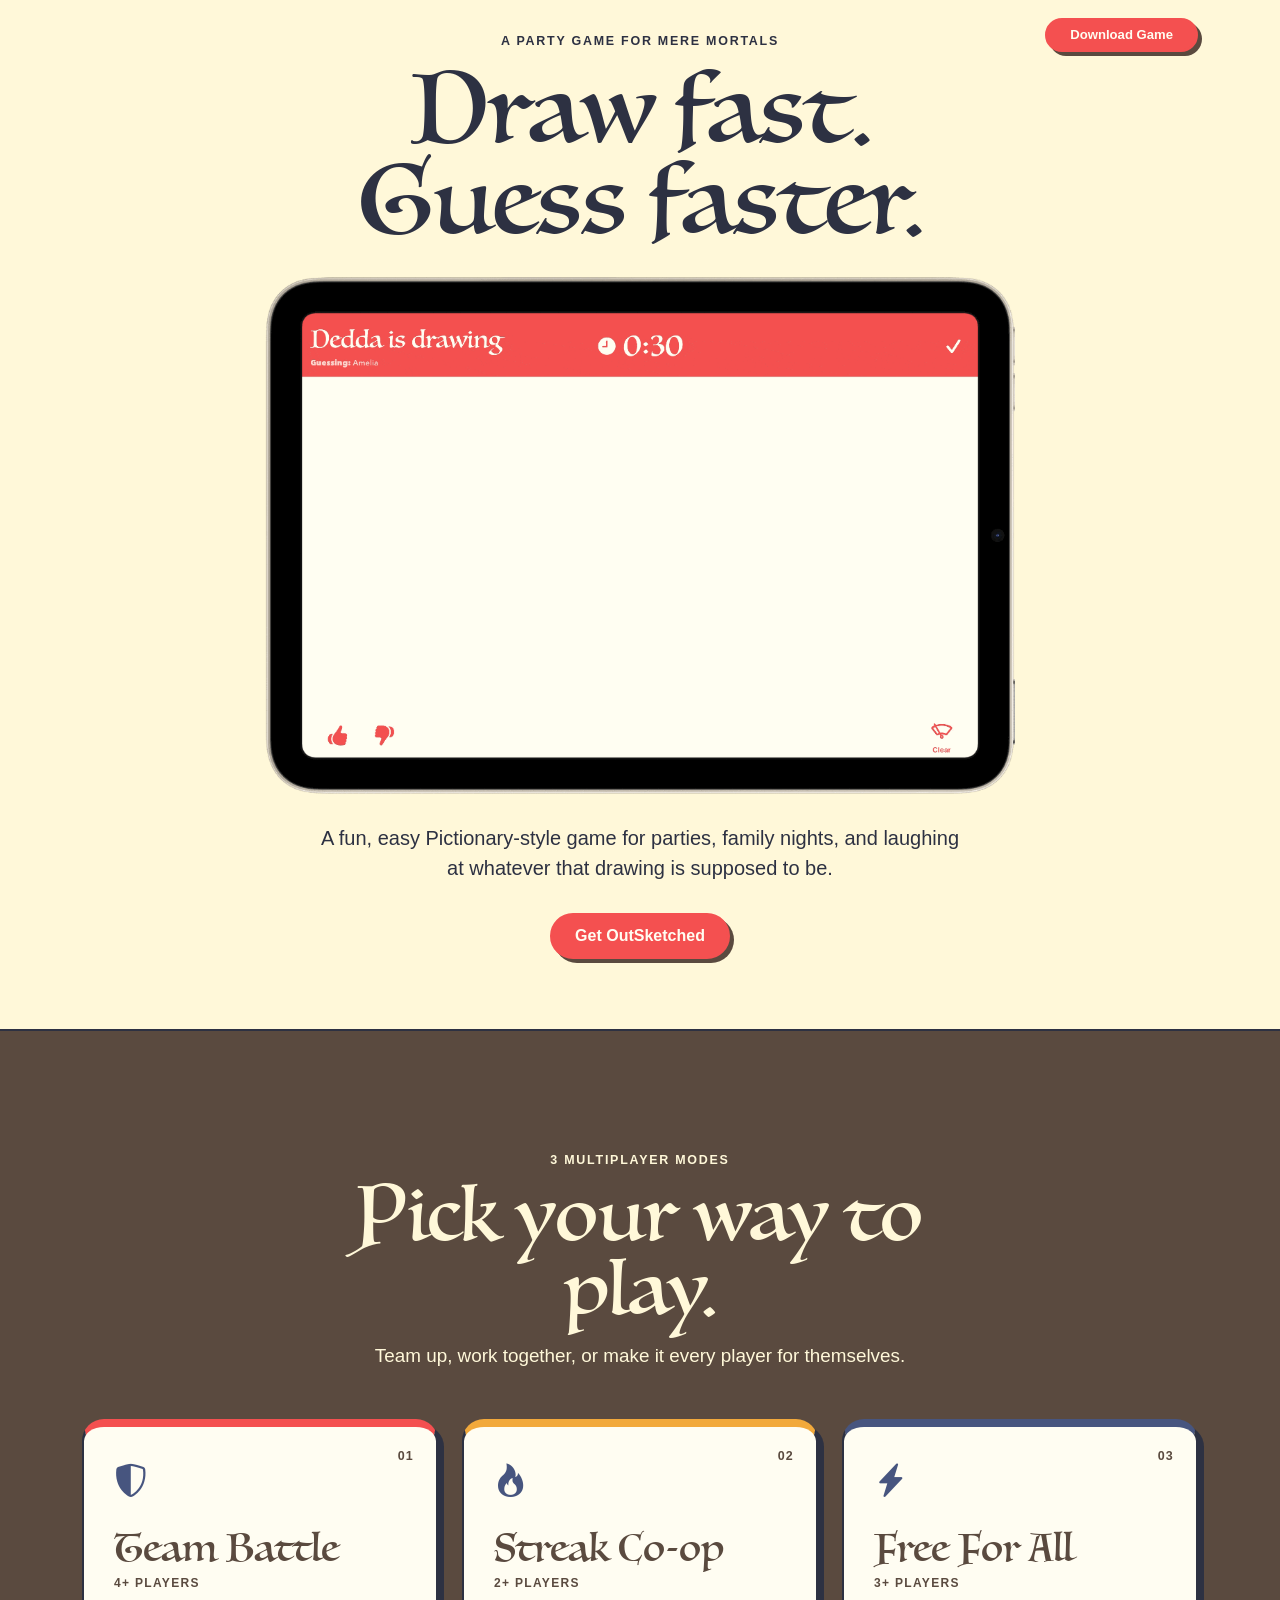
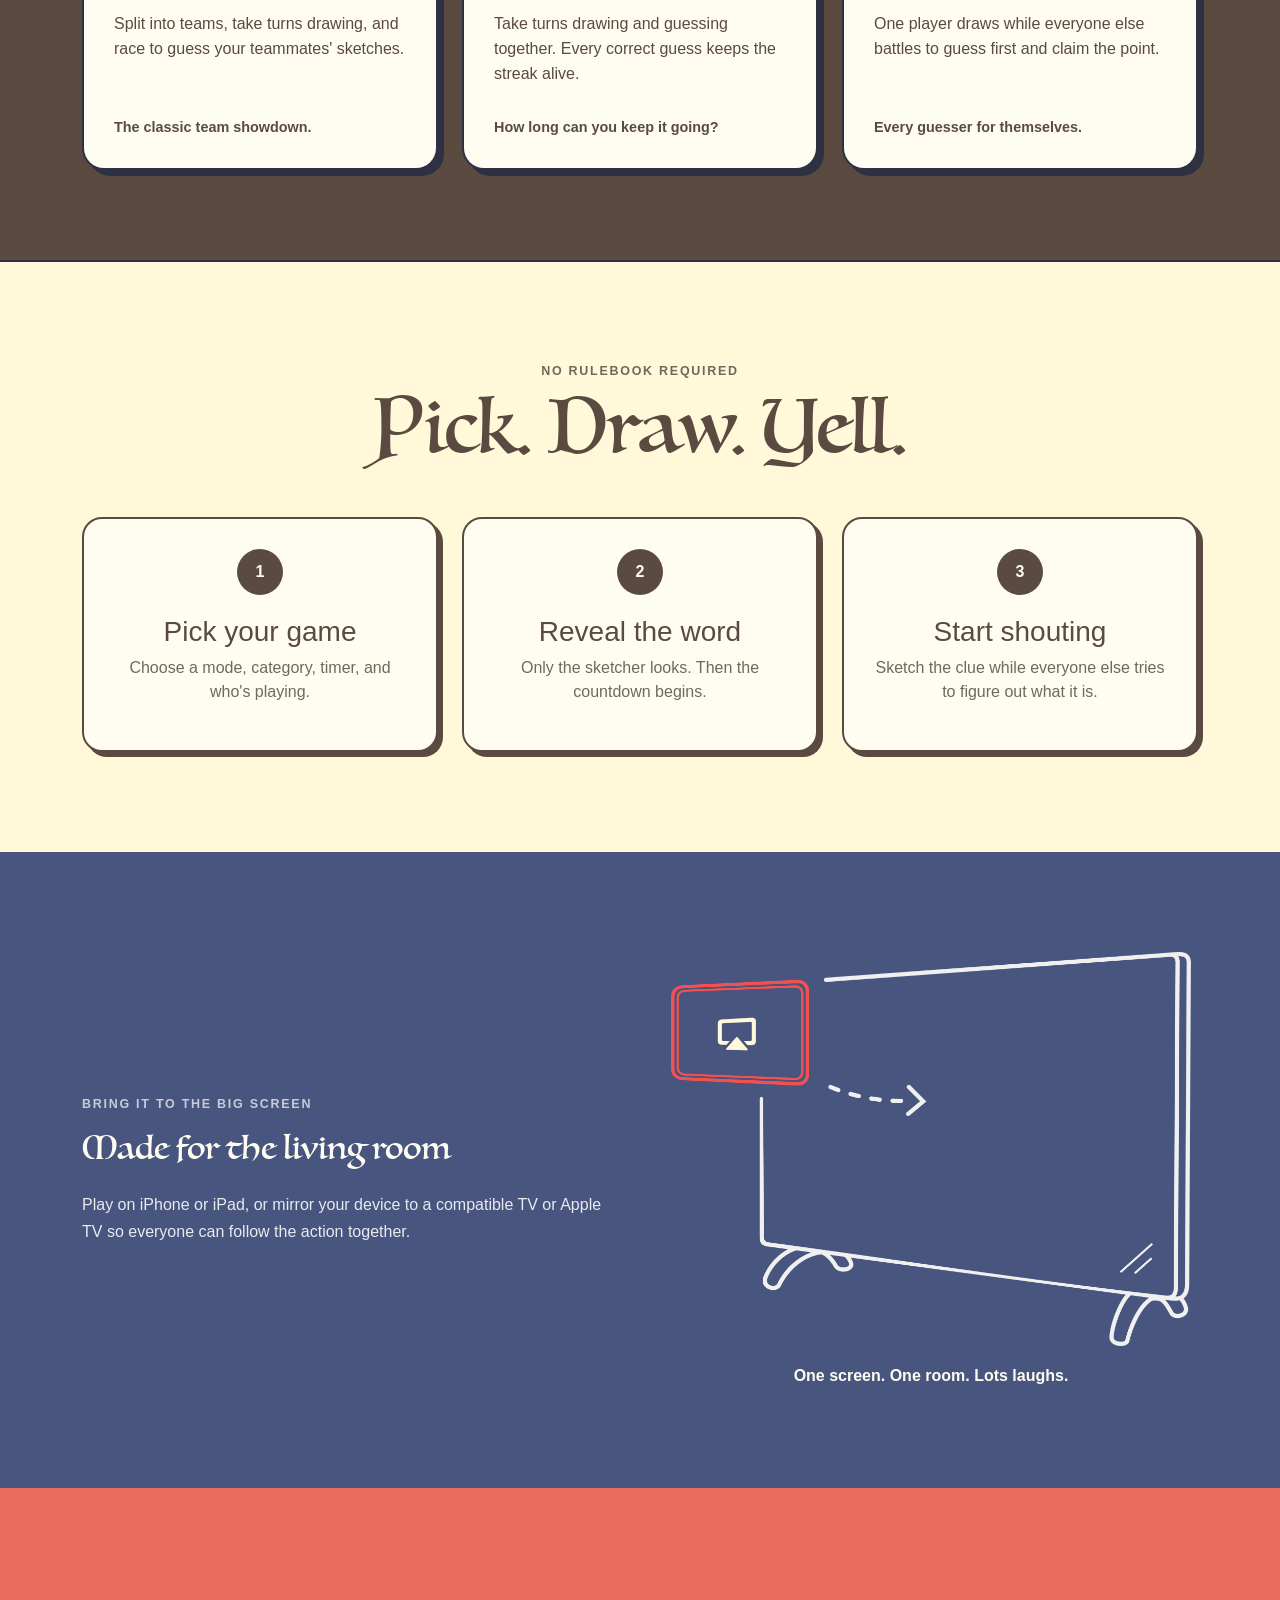
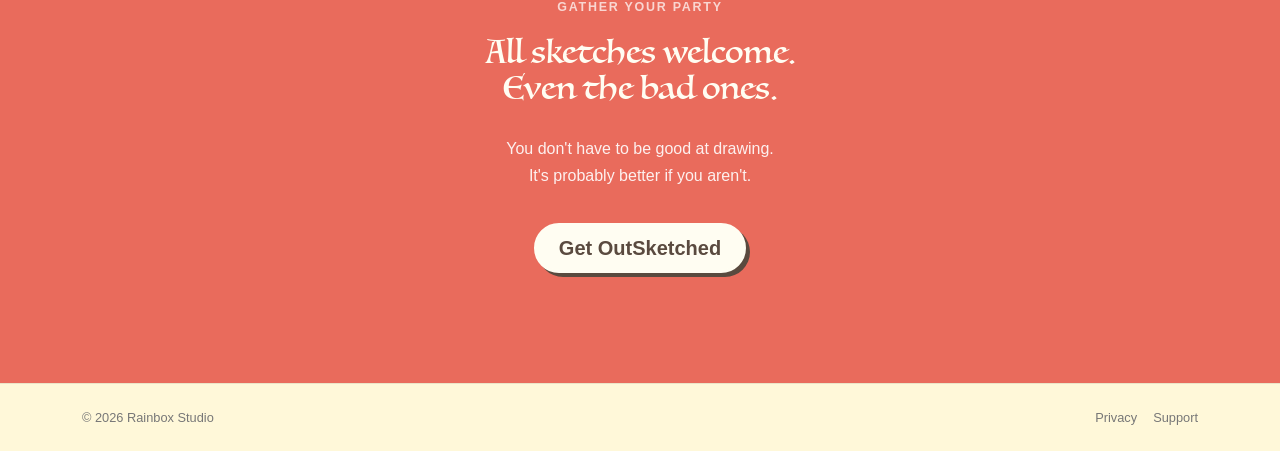
<file: index.html>
<!DOCTYPE html>
<html lang="en">
<head>
  <meta charset="UTF-8">
  <meta name="viewport" content="width=device-width, initial-scale=1.0">
  <meta name="theme-color" content="#F9D949">

  <title>OutSketched</title>

  <link href="https://cdn.jsdelivr.net/npm/bootstrap@5.3.3/dist/css/bootstrap.min.css" rel="stylesheet">

  <link rel="stylesheet" href="main.css">

  <link rel="preconnect" href="https://fonts.googleapis.com"> 
  <link rel="preconnect" href="https://fonts.gstatic.com" crossorigin>
  <link href="https://fonts.googleapis.com/css2?family=Inter:wght@400;500;600&family=Sedgwick+Ave+Display&display=swap" rel="stylesheet">

  <meta charset="UTF-8">
  <meta name="viewport" content="width=device-width, initial-scale=1.0">

  <title>Out-Sketched: A Pictionary Battle Game</title>

  <!-- Primary SEO -->
  <meta name="description" content="OutSketched is a fast-paced drawing battle game for friends and family. Race to sketch clues, shout the answer, and beat the other team before time runs out.">
  <meta name="keywords" content="Apple TV, drawing game, party game, sketch game, family game, team game, drawing challenge, guessing game">
  <meta name="author" content="Rainbox Studio">
  <meta name="apple-itunes-app" content="app-id=6760415990, app-argument=https://outsketched.com">

  <!-- Open Graph (Facebook / Discord / Slack) -->
  <meta property="og:title" content="Out-Sketched: A Pictionary Battle Game">
  <meta property="og:description" content="Draw fast. Guess faster. Red vs Blue. No mercy.">
  <meta property="og:type" content="website">
  <meta property="og:url" content="https://outsketched.com">
  <meta property="og:image" content="https://outsketched.com/assets/hero-2-sm.png">

  <!-- Twitter Preview -->
  <meta name="twitter:card" content="summary_large_image">
  <meta name="twitter:title" content="Out-Sketched: A Pictionary Battle Game">
  <meta name="twitter:description" content="A chaotic drawing battle for friends and family.">
  <meta name="twitter:image" content="https://outsketched.com/assets/hero-2-sm.png">

  <!-- Favicon -->
  <link rel="icon" type="image/png" href="/assets/favicon.png">

  <!-- Bootstrap -->
  <link href="https://cdn.jsdelivr.net/npm/bootstrap@5.3.3/dist/css/bootstrap.min.css" rel="stylesheet">

  <!-- Google Fonts -->
  <link rel="preconnect" href="https://fonts.googleapis.com"> 
  <link rel="preconnect" href="https://fonts.gstatic.com" crossorigin>

  

  <link href="https://cdn.jsdelivr.net/npm/bootstrap-icons@1.11.3/font/bootstrap-icons.css" rel="stylesheet">

  <!-- Styles -->
  <link rel="stylesheet" href="main.css">
</head>

<body>

  <header class="site-header">
    <div class="container">
      <a
        href="https://apps.apple.com/app/id6760415990"
        class="btn btn-appstore header-download"
        target="_blank"
        rel="noopener"
      >
        Download Game
      </a>
    </div>
  </header>


  <!-- HERO -->
  <section class="hero text-center">

    <!-- Opening wordmark -->
    <div class="hero-intro" aria-hidden="true">
      <div class="hero-intro-content">

        <div class="hero-intro-title">
          OutSketched
        </div>

        <img
          src="assets/crosspens.webp"
          class="hero-intro-icon"
          alt=""
        >

      </div>
    </div>

    <div class="container hero-content">

      <div class="hero-eyebrow">
        A PARTY GAME FOR MERE MORTALS
      </div>

      <h1 class="hero-title">
        <span class="hero-word">Draw</span>
        <span class="hero-word">fast.</span>
        <span class="hero-word">Guess</span>
        <span class="hero-word">faster.</span>
      </h1>


      <!-- Main gameplay visual -->
      <div class="hero-visual-wrapper">
        <picture>
          <source
            media="(max-width: 768px)"
            srcset="assets/hero-gif-mobile.gif"
          >

          <img
            src="assets/hero-gif.gif"
            class="hero-gameplay"
            alt="A drawing being sketched during a game of OutSketched"
          >
        </picture>
      </div>

      <p class="hero-copy">
        A fun, easy Pictionary-style game for parties,
        family nights, and laughing at whatever that drawing is supposed to be.
      </p>

      <a
        href="https://apps.apple.com/app/id6760415990"
        class="btn btn-appstore mobile-download"
        target="_blank"
        rel="noopener"
      >
        Get OutSketched
      </a>

    </div>
  </section>

  <!-- GAME MODES -->
  <section class="modes-section">
    <div class="container">

      <div class="section-heading text-center">
        <div class="section-kicker">3 MULTIPLAYER MODES</div>

        <h2>Pick your way to play.</h2>

        <p>
          Team up, work together, or make it every player for themselves.
        </p>
      </div>


      <div class="row g-4 mode-grid">

        <!-- TEAM BATTLE -->
        <div class="col-lg-4">
          <div class="mode-card mode-battle">

            <div class="mode-number">01</div>

            <div class="mode-icon">
              <i class="bi bi-shield-shaded"></i>
            </div>

            <h3>Team Battle</h3>

            <div class="mode-players">
              4+ PLAYERS
            </div>

            <p>
              Split into teams, take turns drawing,
              and race to guess your teammates' sketches.
            </p>

            <div class="mode-tag">
              The classic team showdown.
            </div>

          </div>
        </div>


        <!-- STREAK -->
        <div class="col-lg-4">
          <div class="mode-card mode-streak">

            <div class="mode-number">02</div>

            <div class="mode-icon">
              <i class="bi bi-fire"></i>
            </div>

            <h3>Streak Co-op</h3>

            <div class="mode-players">
              2+ PLAYERS
            </div>

            <p>
              Take turns drawing and guessing together.
              Every correct guess keeps the streak alive.
            </p>

            <div class="mode-tag">
              How long can you keep it going?
            </div>

          </div>
        </div>


        <!-- FREE FOR ALL -->
        <div class="col-lg-4">
          <div class="mode-card mode-ffa">

            <div class="mode-number">03</div>

            <div class="mode-icon">
              <i class="bi bi-lightning-charge-fill"></i>
            </div>

            <h3>Free For All</h3>

            <div class="mode-players">
              3+ PLAYERS
            </div>

            <p>
              One player draws while everyone else
              battles to guess first and claim the point.
            </p>

            <div class="mode-tag">
              Every guesser for themselves.
            </div>

          </div>
        </div>

      </div>

    </div>
  </section>

  <!-- SIMPLE GAME FLOW -->
  <section class="how-section">
    <div class="container">

      <div class="how-panel">

        <div class="section-heading text-center">
          <div class="section-kicker">
            NO RULEBOOK REQUIRED
          </div>

          <h2>Pick. Draw. Yell.</h2>
        </div>


        <div class="row text-center g-4 how-grid">

          <div class="col-md-4">
            <div class="how-step">
              <div class="how-number">1</div>
              <h3>Pick your game</h3>
              <p>
                Choose a mode, category, timer,
                and who's playing.
              </p>
            </div>
          </div>

          <div class="col-md-4">
            <div class="how-step">
              <div class="how-number">2</div>
              <h3>Reveal the word</h3>
              <p>
                Only the sketcher looks.
                Then the countdown begins.
              </p>
            </div>
          </div>

          <div class="col-md-4">
            <div class="how-step">
              <div class="how-number">3</div>
              <h3>Start shouting</h3>
              <p>
                Sketch the clue while everyone else
                tries to figure out what it is.
              </p>
            </div>
          </div>

        </div>

      </div>

    </div>
  </section>

  <!-- BIG SCREEN -->
  <section class="tv-section">
    <div class="container">
      <div class="row align-items-center g-5">

        <div class="col-lg-6">
          <div class="section-kicker">
            BRING IT TO THE BIG SCREEN
          </div>

          <h2>
            Made for the living room
          </h2>

          <p class="tv-copy">
            Play on iPhone or iPad, or mirror your device
            to a compatible TV or Apple TV so everyone
            can follow the action together.
          </p>
        </div>

        <div class="col-lg-6 text-center">
        <div class="tv-image-wrap">
          <img
            src="assets/mirror.webp"
            class="tv-image"
            alt="OutSketched mirrored to a TV"
          >
        </div>

        <p class="tv-signoff">
          One screen. One room. Lots laughs.
        </p>
      </div>

      </div>
    </div>
  </section>


  <!-- FINAL CTA -->
  <section class="final-cta text-center">
    <div class="container">

      <div class="final-cta-panel">

        <div class="section-kicker">
          GATHER YOUR PARTY
        </div>

        <h2>
          All sketches welcome.<br>
          Even the bad ones.
        </h2>

        <p>
          You don't have to be good at drawing.<br>
          It's probably better if you aren't.
        </p>

        <a
          href="https://apps.apple.com/app/id6760415990"
          class="btn btn-appstore btn-lg"
          target="_blank"
          rel="noopener"
        >
          Get OutSketched
        </a>

      </div>

    </div>
  </section>

</body>

  <!-- FOOTER -->
  <footer class="footer py-4">
    <div class="container d-flex flex-column flex-md-row justify-content-between align-items-center text-center text-md-start">

      <!-- Left -->
      <div class="mb-2 mb-md-0">
        &copy; 2026 Rainbox Studio
      </div>

      <!-- Right -->
      <div class="d-flex gap-3">
        <a href="/privacy" class="footer-link">Privacy</a>
        <a href="mailto:support@outsketched.com" class="footer-link">Support</a>
      </div>

    </div>
  </footer>

</body>
</html>
</file>
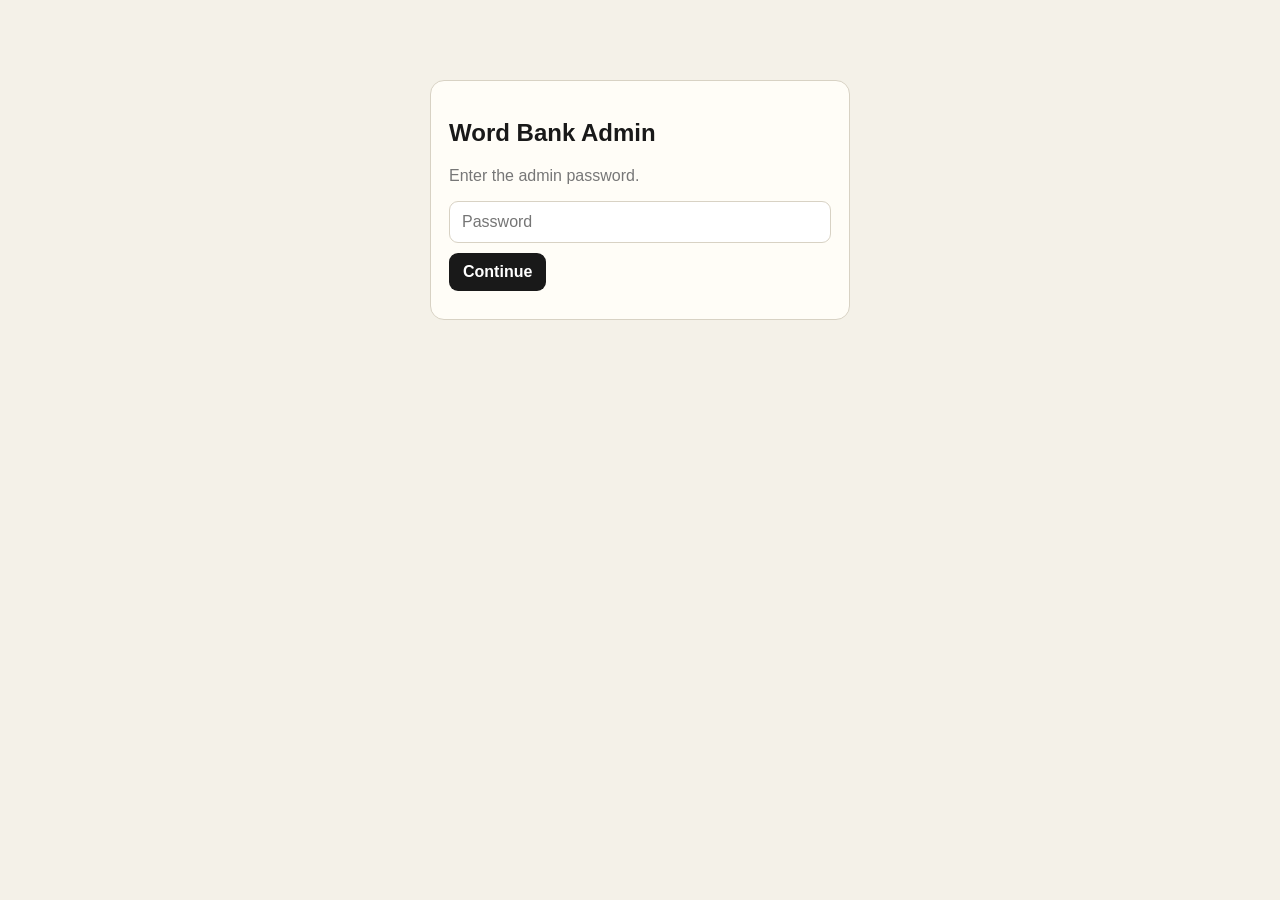
<file: mod.html>
<!doctype html>
<html lang="en">
<head>
  <meta charset="utf-8">
  <meta name="viewport" content="width=device-width, initial-scale=1">
  <link rel="stylesheet" href="mod.css">
  <link rel="icon" type="image/png" href="/assets/favicon.png">
  <title>OutSketched — Word Bank</title>
</head>

<body>
  <!-- Lightweight local password gate -->
  <div id="loginCard" class="card">
    <h2>Word Bank Admin</h2>
    <p class="subtitle">Enter the admin password.</p>
    <input
      id="passwordInput"
      type="password"
      autocomplete="current-password"
      placeholder="Password"
    >
    <button id="passwordButton" class="primary" style="margin-top:10px;">
      Continue
    </button>
    <div id="passwordError" style="color:#b42318; margin-top:10px;"></div>
  </div>


  <main id="app" class="container hidden">
    <div class="admin-heading">
      <img src="assets/brand-icon.png" alt="">
      <h2>OutSketched: Word Bank</h2>
    </div>
    <p class="subtitle mt-2">
      You have been chosen as Keeper of the Words. Add new words and fix old ones.
    </p>

    <section id="editor" class="hidden">
      <div class="card">
        <div class="field">
          <label for="newWords">Add or Find Word(s)</label>

          <div class="search-wrap">
            <textarea
              id="newWords"
              placeholder="Loading word bank…"
              autocapitalize="none"
              autocorrect="off"
              spellcheck="true"
              disabled
            ></textarea>

            <div
              id="searchSuggestions"
              class="search-suggestions hidden">
            </div>
          </div>
        </div>

        <div class="row" style="margin-top:12px;">
          <div class="field">
            <label for="categorySelect">Category</label>
            <select id="categorySelect"></select>
          </div>

          <div></div>

          <div class="add-action">
            <button id="addButton" class="primary">
              Add Words
            </button>
            <div class="add-hint">
              Duplicates are skipped automatically.
            </div>
          </div>
        </div>

        <div id="status"></div>

        <div class="word-bank-meta">
          <strong id="totalCount"></strong>
        </div>
      </div>

      <div id="loadingStatus" class="loading-card card hidden">
        <div class="spinner"></div>
        <div>Loading words…</div>
      </div>

      <div id="wordSections"></div>

    </section>

    <section id="cloudKitLogin" class="card">
      <div id="apple-sign-in-button"></div>
      <div id="authStatus" style="color:#777;">
        Checking iCloud sign-in…
      </div>
    </section>

    <section>
      <div id="apple-sign-out-button"></div>
    </section>

  </main>

  <script>
    
    /*
      ---------------------------------------------------
      CONFIGURATION
      ---------------------------------------------------
    */
    const CLOUDKIT_CONTAINER = "iCloud.dev.rainbox.OutSketched";

    // Create this in CloudKit Console → API Access.
    const CLOUDKIT_API_TOKEN = "f5e7c0da6d93b2c0802f601430b4082e418b921e72cfcc3fde72a7c116fffee2";

    const CLOUDKIT_ENVIRONMENT = "production";

    const ADMIN_PASSWORD_HASH =
      "e9ea17b5ccd46a0497599f0d594517fbf1764bdddc7336af6107fb167a1a153a";

    const CATEGORIES = [
      "Everyday Objects",
      "Creatures",
      "Food & Kitchen",
      "Places",
      "Sports",
      "Nature",
      "Transportation",
      "Human Body"
    ];


    /*
      ---------------------------------------------------
      LOCAL PASSWORD GATE
      ---------------------------------------------------
    */
    const ADMIN_AUTH_KEY = "outsketched_wordbank_admin";

    async function sha256(text) {

      const data =
        new TextEncoder().encode(text);

      const hashBuffer =
        await crypto.subtle.digest("SHA-256", data);

      return [...new Uint8Array(hashBuffer)]
        .map(b => b.toString(16).padStart(2, "0"))
        .join("");
    }


    async function attemptPassword() {

      const input =
        document.getElementById("passwordInput").value;

      const hash =
        await sha256(input);

      if (hash === ADMIN_PASSWORD_HASH) {

        localStorage.setItem(
          ADMIN_AUTH_KEY,
          ADMIN_PASSWORD_HASH
        );

        showApp();

      } else {

        document.getElementById("passwordError")
          .textContent = "Incorrect password.";

      }
    }

    function showApp() {

      document.getElementById("loginCard")
        .classList.add("hidden");

      document.getElementById("app")
        .classList.remove("hidden");

      initializeCloudKit();
    }

    document.getElementById("passwordButton")
      .addEventListener("click", attemptPassword);


    document.getElementById("passwordInput")
      .addEventListener("keydown", event => {

        if (event.key === "Enter") {
          attemptPassword();
        }

      });

    if (
      localStorage.getItem(ADMIN_AUTH_KEY) ===
      ADMIN_PASSWORD_HASH
    ) {
      showApp();
    }


    /*
      ---------------------------------------------------
      CLOUDKIT
      ---------------------------------------------------
    */
    let container;
    let database;

    let allWords = [];

    window.addEventListener(
      "cloudkitloaded",
      () => {

        // If password gate already passed,
        // initializeCloudKit() will configure it.

      }
    );


    async function initializeCloudKit() {

      if (!window.CloudKit) {

        // CloudKit script may still be loading.
        setTimeout(initializeCloudKit, 100);
        return;
      }

      CloudKit.configure({
        locale: "en-us",
        containers: [{
          containerIdentifier:
            CLOUDKIT_CONTAINER,
          apiTokenAuth: {
            apiToken:
              CLOUDKIT_API_TOKEN,
            persist: true,
            signInButton: {
              id: "apple-sign-in-button",
              theme: "black"
            },
            signOutButton: {
              id: "apple-sign-out-button",
              theme: "black"
            }
          },
          environment:
            CLOUDKIT_ENVIRONMENT
        }]
      });

      container =
        CloudKit.getDefaultContainer();

      database =
        container.publicCloudDatabase;

      try {
        const identity =
          await container.setUpAuth();

        handleIdentity(identity);

        container.whenUserSignsIn()
          .then(identity => {

            handleIdentity(identity);
          });

        container.whenUserSignsOut()
          .then(() => {
            handleIdentity(null);
          });

      } catch (error) {
        console.error(error);
        document.getElementById("authStatus")
          .textContent =
          "Unable to initialize iCloud authentication.";
      }
    }

    async function handleIdentity(identity) {

      const authStatus =
        document.getElementById("authStatus");
      const editor =
        document.getElementById("editor");

      if (!identity) {
        authStatus.textContent =
          "Sign in to iCloud to manage words.";
        editor.classList.add("hidden");
        return;
      }

      authStatus.textContent =
        "Signed in to iCloud.";

      editor.classList.remove("hidden");

      try {
        await loadWords();
      } catch (error) {
        console.error(error);
        setStatus(
          "Could not load words from CloudKit.",
          true
        );
      }
    }

    /*
  ---------------------------------------------------
  LOAD WORDS
  ---------------------------------------------------
    */
    async function loadWords() {

      const loadingStatus =
        document.getElementById("loadingStatus");

      const wordSections =
        document.getElementById("wordSections");

      const newWordsField =
        document.getElementById("newWords");

      // Disable Add/Find while the word bank is loading
      // or refreshing.
      newWordsField.disabled = true;
      newWordsField.placeholder =
        "Loading word bank…";

      loadingStatus.classList.remove("hidden");
      wordSections.classList.add("hidden");

      try {
        let response = await database.performQuery({
          recordType: "Word"
        });

        let records = [...(response.records || [])];

        while (
          response.moreComing ||
          response.continuationMarker
        ) {
          response =
            await database.performQuery(response);

          if (response.records?.length) {
            records.push(...response.records);
          }
        }

        allWords = records.map(record => ({
          record,

          text:
            record.fields?.text?.value ?? "",

          category:
            record.fields?.category?.value ?? "",

          enabled:
            Number(
              record.fields?.enabled?.value ?? 1
            ) === 1
        }));

        allWords.sort((a, b) =>
          a.text.localeCompare(
            b.text,
            undefined,
            { sensitivity: "base" }
          )
        );

        renderWords();

        loadingStatus.classList.add("hidden");
        wordSections.classList.remove("hidden");

        console.log(
          `[WordBank Admin] Loaded ${allWords.length} CloudKit words`
        );

        setStatus("");

        // Word bank is fully refreshed.
        // Add/Find is safe to use again.
        newWordsField.disabled = false;
        newWordsField.placeholder =
          "Type or paste words, separated by commas…";

      } catch (error) {

        loadingStatus.classList.add("hidden");

        // Keep Add/Find disabled if the word bank
        // could not be loaded.
        newWordsField.disabled = true;
        newWordsField.placeholder =
          "Word bank unavailable";

        console.error(
          "[WordBank Admin] Failed to load words:",
          error
        );

        setStatus(
          "Could not load words from CloudKit.",
          true
        );

        throw error;
      }
    }

    /*
      ---------------------------------------------------
      ADD WORDS
      ---------------------------------------------------
    */
    async function addWords() {

      const raw =
        document.getElementById("newWords")
          .value;

      const category =
        document.getElementById("categorySelect")
          .value;

      const incoming =
        raw
          .split(",")
          .map(word => word.trim().toLowerCase())
          .filter(Boolean);

      if (!incoming.length) {
        setStatus("Enter at least one word.", true);
        return;
      }

      const uniqueIncoming =
        [...new Map(
          incoming.map(word => [
            word.toLowerCase(),
            word
          ])
        ).values()];

      const existing =
        new Set(
          allWords
            .filter(word =>
              word.category === category
            )
            .map(word =>
              word.text.toLowerCase()
            )
        );

      const toAdd =
        uniqueIncoming.filter(
          word =>
            !existing.has(
              word.toLowerCase()
            )
        );

      const skipped =
        uniqueIncoming.length -
        toAdd.length;

      if (!toAdd.length) {
        setStatus(
          `${skipped} duplicate${skipped === 1 ? "" : "s"} skipped.`
        );
        return;
      }


      setStatus(
        `Adding ${toAdd.length} word${toAdd.length === 1 ? "" : "s"}…`
      );

      const records =
        toAdd.map(word => ({
          recordType: "Word",
          fields: {
            text: {
              value: word
            },
            category: {
              value: category
            },
            enabled: {
              value: 1
            }
          }
        }));

      try {
        await database.saveRecords(records);
        document.getElementById("newWords")
          .value = "";
        await loadWords();

        setStatus(
          `${toAdd.length} added` +
          (skipped
            ? ` · ${skipped} duplicate${skipped === 1 ? "" : "s"} skipped`
            : "") +
          " ✓"
        );

      } catch (error) {
        console.error(error);
        setStatus(
          "Could not add words.",
          true
        );
      }
    }

    /*
      ---------------------------------------------------
      EDIT
      ---------------------------------------------------
    */
    async function editWord(word) {
      const existing =
        document.getElementById("wordEditOverlay");

      if (existing) {
        existing.remove();
      }

      const overlay =
        document.createElement("div");

      overlay.id =
        "wordEditOverlay";

      overlay.className =
        "edit-overlay";

      const panel =
        document.createElement("div");

      panel.className =
        "edit-panel";

      const title =
        document.createElement("h3");

      title.textContent =
        "Edit Word";

      const textInput =
        document.createElement("input");

      textInput.type =
        "text";

      textInput.value =
        word.text;

      const categorySelect =
        document.createElement("select");

      const enabledLabel =
        document.createElement("label");

      enabledLabel.className =
        "edit-enabled";

      const enabledCheckbox =
        document.createElement("input");

      enabledCheckbox.type =
        "checkbox";

      enabledCheckbox.checked =
        word.enabled;

      enabledLabel.append(
        enabledCheckbox,
        document.createTextNode(" Enabled")
      );

      for (const category of CATEGORIES) {
        const option =
          document.createElement("option");

        option.value =
          category;

        option.textContent =
          category;

        option.selected =
          category === word.category;

        categorySelect.append(option);
      }

      const buttons =
        document.createElement("div");
      buttons.className =
        "edit-actions";

      const save =
        document.createElement("button");
      save.className =
        "primary";
      save.textContent =
        "Save";


      const cancel =
        document.createElement("button");
      cancel.className =
        "secondary";
      cancel.textContent =
        "Cancel";

      const del =
        document.createElement("button");

      del.className =
        "danger";

      del.textContent =
        "Delete";


      cancel.addEventListener(
        "click",
        () => overlay.remove()
      );


      del.addEventListener(
        "click",
        async () => {

          const deleted =
            await deleteWord(word);

          if (deleted) {
            overlay.remove();
          }

        }
      );


      save.addEventListener(
        "click",
        async () => {

          const trimmed =
            textInput.value.trim();

          if (!trimmed) {
            return;
          }

          const normalizedText =
            trimmed.toLowerCase();

          const selectedCategory =
            categorySelect.value;

          const duplicate =
            allWords.some(existingWord =>
              existingWord.record.recordName !== word.record.recordName &&
              existingWord.category === selectedCategory &&
              existingWord.text.trim().toLowerCase() === normalizedText
            );

          if (duplicate) {
            setStatus(
              `"${normalizedText}" already exists in ${selectedCategory}.`,
              true
            );
            return;
          }

          const updatedRecord = {
            ...word.record,

            fields: {
              ...word.record.fields,

              text: {
                value: normalizedText
              },

              category: {
                value: selectedCategory
              },

              enabled: {
                value:
                  enabledCheckbox.checked ? 1 : 0
              }
            }
          };

          try {
            save.disabled = true;
            save.textContent = "Saving…";

            await database.saveRecords(
              updatedRecord
            );

            overlay.remove();

            await loadWords();

            setStatus("Saved ✓");

          } catch (error) {

            console.error(error);

            save.disabled = false;
            save.textContent = "Save";

            setStatus(
              "Could not save changes.",
              true
            );
          }
        }
      );

      buttons.append(
        save,
        cancel,
        del
      );

      panel.append(
        title,
        textInput,
        categorySelect,
        enabledLabel,
        buttons
      );

      overlay.append(panel);
      document.body.append(overlay);

      textInput.focus();
      textInput.select();
    }

    /*
      ---------------------------------------------------
      DELETE
      ---------------------------------------------------
    */
    async function deleteWord(word) {
      const confirmed =
        confirm(
          `Delete "${word.text}"?`
        );

      if (!confirmed) {
        return false;
      }

      try {
        await database.deleteRecords([
          word.record.recordName
        ]);
        await loadWords();
        setStatus("Deleted ✓");
        return true;

      } catch (error) {
        console.error(error);
        setStatus(
          "Could not delete word.",
          true
        );
        return false;
      }
    }


    /*
      ---------------------------------------------------
      RENDER
      ---------------------------------------------------
    */
    function renderWords() {

      const container =
        document.getElementById("wordSections");

      container.innerHTML = "";

      document.getElementById(
        "totalCount"
      ).textContent =
        `${allWords.length} words`;


      for (const category of CATEGORIES) {

        const words =
          allWords.filter(
            word => word.category === category
          );

        const section =
          document.createElement("section");

        section.className =
          "category card";


        const header =
          document.createElement("div");

        header.className =
          "category-header";


        const heading =
          document.createElement("h2");

        heading.textContent =
          category;


        const count =
          document.createElement("span");

        count.className =
          "count";

        count.textContent =
          `${words.length} word${words.length === 1 ? "" : "s"}`;


        header.append(
          heading,
          count
        );

        section.append(header);


        const grid =
          document.createElement("div");

        grid.className =
          "words-grid";


        for (const word of words) {

          const row =
            document.createElement("div");

          row.className =
            "word-row";

          const label =
            document.createElement("div");

          label.className =
            "word-text";

          label.textContent =
            word.text;


          if (!word.enabled) {
            label.classList.add(
              "word-disabled"
            );
          }


          const edit =
            document.createElement("button");

          edit.className =
            "secondary edit-button";

          edit.textContent =
            "Edit";

          edit.addEventListener(
            "click",
            () => editWord(word)
          );


          row.append(
            edit,
            label
          );
          grid.append(row);
        }

        section.append(grid);

        container.append(section);

      }

    }


    /*
      ---------------------------------------------------
      UI HELPERS
      ---------------------------------------------------
    */
    function populateCategories() {

      const select =
        document.getElementById(
          "categorySelect"
        );


      CATEGORIES.forEach(category => {

        const option =
          document.createElement("option");

        option.value =
          category;

        option.textContent =
          category;

        select.append(option);

      });

    }

    function setStatus(
      message,
      isError = false
    ) {

      const status =
        document.getElementById("status");

      status.textContent =
        message;

      status.style.color =
        isError
          ? "#b42318"
          : "#777";

    }

    populateCategories();

    document.getElementById("addButton")
      .addEventListener(
        "click",
        addWords
      );

    // Event listeners
    // Add / find word autosuggest
    document
      .getElementById("newWords")
      .addEventListener("input", function () {

        const suggestions =
          document.getElementById("searchSuggestions");

        const activeWord =
          this.value
            .split(",")
            .pop()
            .trim();

        const search =
          activeWord.toLowerCase();

        if (!search) {
          suggestions.classList.add("hidden");
          suggestions.innerHTML = "";
          return;
        }

        const matches =
          allWords
            .filter(word =>
              word.text
                .toLowerCase()
                .includes(search)
            )
            .slice(0, 8);

        suggestions.innerHTML = "";

        for (const word of matches) {

          const item =
            document.createElement("div");

          item.className =
            "search-suggestion";

          item.innerHTML =
            `${word.text}<small>${word.category}</small>`;

          item.addEventListener(
            "click",
            () => {
              suggestions.classList.add("hidden");
              editWord(word);
            }
          );

          suggestions.append(item);
        }

        if (matches.length) {
          suggestions.classList.remove("hidden");
        } else {
          suggestions.classList.add("hidden");
        }

      });

    // Dismiss suggestions when tapping elsewhere
    document.addEventListener("pointerdown", function (event) {

      const searchWrap =
        document.querySelector(".search-wrap");

      const wordInput =
        document.getElementById("newWords");

      const suggestions =
        document.getElementById("searchSuggestions");

      if (!searchWrap.contains(event.target)) {
        wordInput.blur();
        suggestions.classList.add("hidden");
      }

    });
  </script>


  <!-- Apple CloudKit JS -->
  <script
    src="https://cdn.apple-cloudkit.com/ck/2/cloudkit.js"
    async>
  </script>

</body>
</html>
</file>
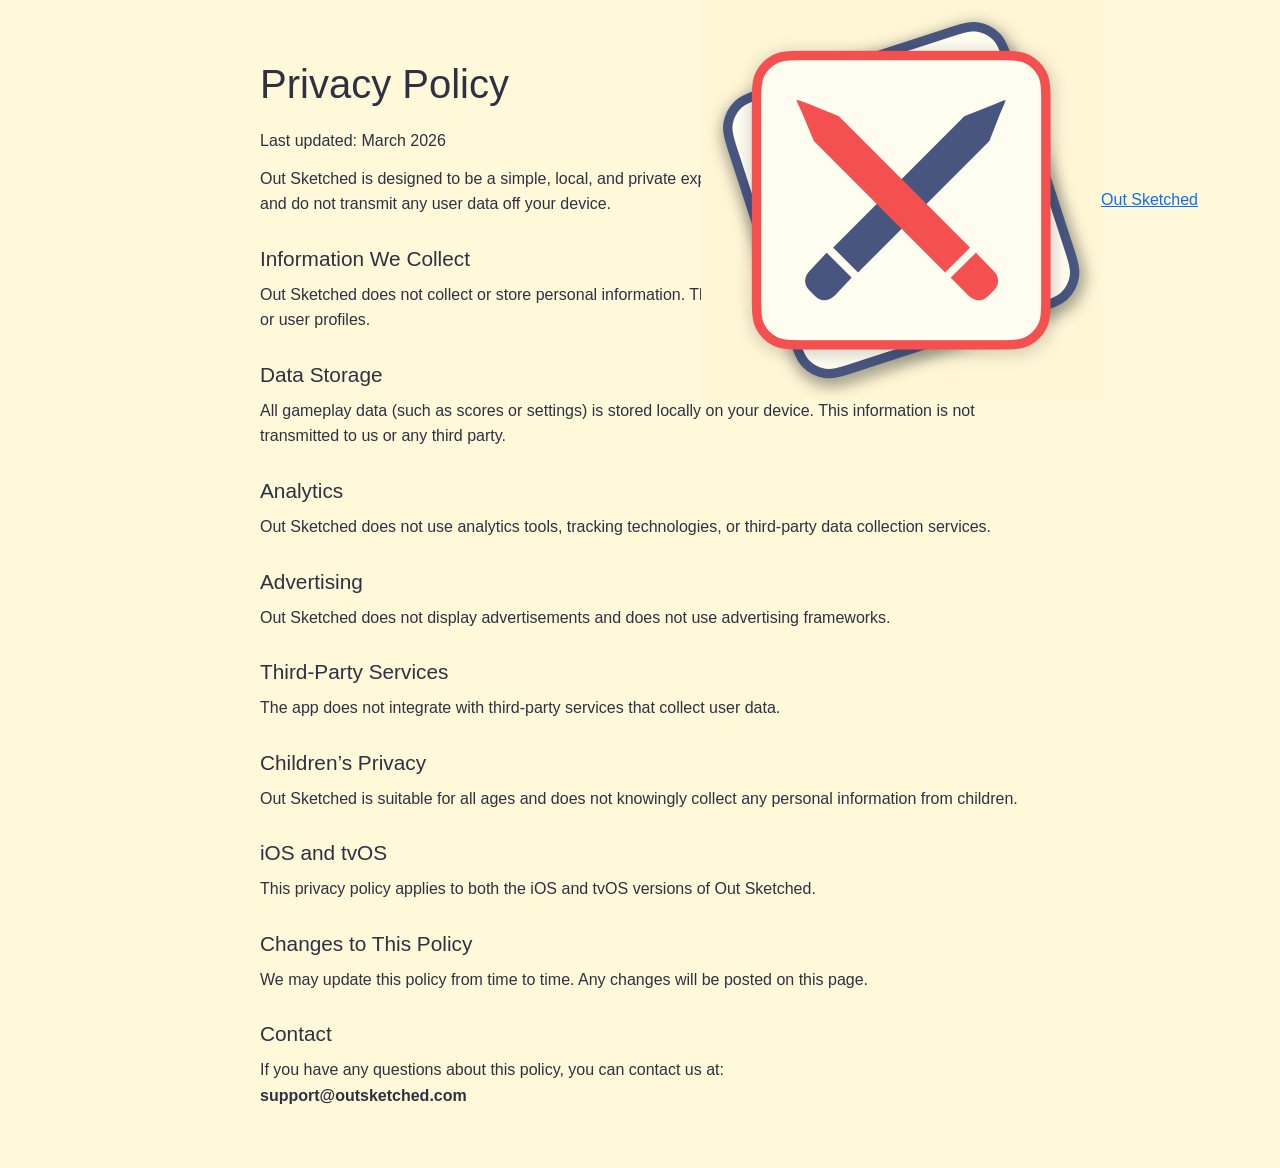
<file: privacy.html>
<!DOCTYPE html>
<html lang="en">
<head>
  <meta charset="UTF-8">
  <meta name="viewport" content="width=device-width, initial-scale=1.0">
  <title>Privacy – Out Sketched</title>

  <link href="https://fonts.googleapis.com/css2?family=Inter:wght@400;500;600&family=Sedgwick+Ave+Display&display=swap" rel="stylesheet">
  <link href="https://cdn.jsdelivr.net/npm/bootstrap@5.3.3/dist/css/bootstrap.min.css" rel="stylesheet">
  <link rel="stylesheet" href="main.css">

  <!-- Favicon -->
  <link rel="icon" type="image/png" href="/assets/favicon.png">
  
</head>

<body>

  <!-- Header -->
  <header class="site-header">
    <div class="container d-flex align-items-center">
      
      <a href="/" class="brand d-flex align-items-center">
        <img src="assets/brand-icon.png" class="brand-icon" alt="Out Sketched icon">
        <span class="brand-text">Out Sketched</span>
      </a>

    </div>
  </header>

  <main class="privacy">

    <h1>Privacy Policy</h1>
    <p>Last updated: March 2026</p>

    <p>
      Out Sketched is designed to be a simple, local, and private experience.
      We do not collect personal data and do not transmit any user data off your device.
    </p>

    <h2>Information We Collect</h2>
    <p>
      Out Sketched does not collect or store personal information.
      The app does not require accounts, sign-ins, or user profiles.
    </p>

    <h2>Data Storage</h2>
    <p>
      All gameplay data (such as scores or settings) is stored locally on your device.
      This information is not transmitted to us or any third party.
    </p>

    <h2>Analytics</h2>
    <p>
      Out Sketched does not use analytics tools, tracking technologies, or third-party data collection services.
    </p>

    <h2>Advertising</h2>
    <p>
      Out Sketched does not display advertisements and does not use advertising frameworks.
    </p>

    <h2>Third-Party Services</h2>
    <p>
      The app does not integrate with third-party services that collect user data.
    </p>

    <h2>Children’s Privacy</h2>
    <p>
      Out Sketched is suitable for all ages and does not knowingly collect any personal information from children.
    </p>

    <h2>iOS and tvOS</h2>
    <p>
      This privacy policy applies to both the iOS and tvOS versions of Out Sketched.
    </p>

    <h2>Changes to This Policy</h2>
    <p>
      We may update this policy from time to time. Any changes will be posted on this page.
    </p>

    <h2>Contact</h2>
    <p>
      If you have any questions about this policy, you can contact us at:
      <br>
      <strong>support@outsketched.com</strong>
    </p>

  </main>

</body>
</html>
</file>
<file: main.css>
:root {
  --paper: #FFF8D9;
  --paper-light: #FFFDF2;
  --ink: #2D3142;
  --deep: #5A4A3F;
  --red: #F45050;
  --blue: #47557F;
  --cta: #E96B5C;
  --muted: #6E6A5A;
  --border: rgba(45, 49, 66, 0.16);
}


/* -------------------------
   FONTS
-------------------------- */
@font-face {
  font-family: "Luminari";
  src: url("assets/Luminari.ttf") format("truetype");
  font-weight: 400;
  font-style: normal;
  font-display: swap;
}


/* -------------------------
   GLOBAL
-------------------------- */
html,
body {
  margin: 0;
  padding: 0;
}

body {
  background: var(--paper);
  color: var(--ink);
  font-family:
    "Avenir Next",
    Avenir,
    -apple-system,
    BlinkMacSystemFont,
    sans-serif;
}

h1,
h2,
h3 {
  margin-top: 0;
}

/* -------------------------
   DISPLAY TYPOGRAPHY
-------------------------- */
.hero-title,
.section-heading h2,
.mode-card h3,
.how-panel h2,
.tv-section h2,
.final-cta h2 {
  font-family: "Luminari", serif;
  font-weight: 400;
}


/* -------------------------
   HEADER / DOWNLOAD
-------------------------- */
.site-header {
  position: sticky;
  top: 0;
  z-index: 100;
  height: 0;
  pointer-events: none;
}

.site-header .container {
  display: flex;
  justify-content: flex-end;
}

.header-download {
  position: relative;
  top: 18px;
  display: inline-flex;
  align-items: center;
  justify-content: center;
  height: 34px;
  padding: 0 14px;
  border-width: 3px;
  font-size: 0.82rem;
  line-height: 1;
  pointer-events: auto;
  opacity: 0;
  animation: showHeaderDownload 0.4s ease 2.8s forwards;
}

.mobile-download {
  display: none;
}


/* -------------------------
   HERO
-------------------------- */
.hero {
  position: relative;
  padding: 32px 0 70px;
  overflow: hidden;
}

.hero-content {
  position: relative;
}

.hero-eyebrow {
  margin-bottom: 16px;
}

.hero-eyebrow,
.section-kicker {
  font-size: 0.78rem;
  font-weight: 700;
  letter-spacing: 0.14em;
  text-transform: uppercase;
}

.hero-title {
  max-width: 1000px;
  margin: 0 auto 26px;
  font-family: "Luminari", serif;
  font-size: clamp(4rem, 9vw, 6.0rem);
  font-weight: 400;
  line-height: 0.95;
  text-align: center;
}

.hero-word {
  display: inline;
}

/* Force a break after "fast." */
.hero-word:nth-child(2)::after {
  content: "";
  display: block;
}

.hero-copy {
  max-width: 650px;
  margin: 28px auto 30px;
  font-size: 1.25rem;
  line-height: 1.5;
}


/* -------------------------
   MAIN GAMEPLAY VISUAL
-------------------------- */
.hero-visual-wrapper {
  width: 100%;
  max-width: 750px;
  margin: 0 auto;
}

.hero-gameplay {
  display: block;
  width: 100%;
  height: auto;
  object-fit: contain;
}

.hero-visual-wrapper picture {
  display: block;
  width: 100%;
}


/* -------------------------
   OPENING WORDMARK
-------------------------- */
.hero-intro {
  position: fixed;
  inset: 0;
  z-index: 200;
  display: flex;
  align-items: center;
  justify-content: center;
  padding: 0;
  background: var(--paper);
  pointer-events: none;
  animation: heroIntroFade 2.0s ease forwards;
}

.hero-intro-content {
  display: flex;
  flex-direction: column;
  align-items: center;
  justify-content: center;
  animation: heroIntroTitle 2.0s ease forwards;
}

.hero-intro-icon {
  width: clamp(80px, 10vw, 140px);
  height: auto;
  margin: 16px;
}

.hero-intro-title {
  font-family: "Luminari", serif;
  font-size: clamp(4.5rem, 13vw, 6rem);
  line-height: 0.95;
}

@keyframes heroIntroFade {
  0%,
  68% {
    opacity: 1;
  }

  100% {
    opacity: 0;
    visibility: hidden;
  }
}

@keyframes heroIntroTitle {
  0% {
    opacity: 0;
    transform: scale(0.94);
  }

  12% {
    opacity: 1;
    transform: scale(1);
  }

  70% {
    opacity: 1;
    transform: scale(1);
  }

  100% {
    opacity: 0;
    transform: scale(1.04);
  }
}

@keyframes showHeaderDownload {
  to {
    opacity: 1;
  }
}


/* Respect reduced-motion preference */
@media (prefers-reduced-motion: reduce) {

  .hero-intro {
    display: none;
  }
}

/* -------------------------
   APP STORE BUTTON
-------------------------- */
.btn-appstore {
  display: inline-flex;
  align-items: center;
  justify-content: center;
  background: var(--red);
  color: var(--paper-light);
  border: 3px solid var(--red);
  border-radius: 999px;
  padding: 12px 22px;
  font-weight: 800;
  line-height: 1;
  box-shadow: 4px 4px 0 var(--deep);
  transition:
    background 0.2s ease,
    border-color 0.2s ease,
    color 0.2s ease;
}

.btn-appstore:hover {
  background: var(--deep);
  border-color: var(--deep);
  color: var(--paper-light);
  transform: translate(2px, 2px);
  box-shadow: 2px 2px 0 var(--deep);
}


/* -------------------------
   SECTION HEADINGS
-------------------------- */
.section-heading {
  max-width: 720px;
  margin: 0 auto 48px;
}

.section-heading h2 {
  margin-bottom: 14px;
  font-size: clamp(3rem, 6vw, 4.6rem);
  line-height: 1;
}

.section-heading p {
  margin: 0;
  font-size: 1.18rem;
  line-height: 1.5;
}

.section-kicker {
  margin-bottom: 12px;
}


/* -------------------------
   GAME MODES
-------------------------- */
.modes-section {
  padding: 120px 0 90px;
  background: var(--deep);
  color: var(--paper);
  border-top: 2px solid var(--ink);
  border-bottom: 2px solid var(--ink);
}

.mode-grid {
  align-items: stretch;
}

.mode-grid > div {
  display: flex;
}

.mode-card {
  position: relative;
  display: flex;
  flex-direction: column;
  width: 100%;
  padding: 30px;
  background: var(--paper-light);
  color: var(--deep);
  border: 2px solid var(--ink);
  border-radius: 22px;
  box-shadow: 6px 6px 0 var(--ink);
}

.mode-number {
  position: absolute;
  top: 20px;
  right: 22px;
  font-size: 0.78rem;
  font-weight: 800;
  letter-spacing: 0.1em;
}

.mode-icon {
  margin-bottom: 22px;
  font-size: 2.1rem;
  color: var(--blue);
}

.mode-card h3 {
  margin-bottom: 5px;
  font-size: 2.4rem;
  line-height: 1.05;
}

.mode-players {
  margin-bottom: 20px;
  font-size: 0.75rem;
  font-weight: 800;
  letter-spacing: 0.11em;
}

.mode-card p {
  margin-bottom: 14px;
  font-size: 1rem;
  line-height: 1.55;
}

.mode-tag {
  margin-top: auto;
  padding-top: 16px;
  font-weight: 700;
  font-size: 0.9rem;
}

.mode-battle {
  border-top: 8px solid var(--red);
}

.mode-streak {
  border-top: 8px solid #F2A93B;
}

.mode-ffa {
  border-top: 8px solid var(--blue);
}


/* -------------------------
   HOW IT WORKS
-------------------------- */
.how-section {
  padding: 100px 0;
  background: var(--paper);
  color: var(--deep);
}

.how-panel {
  padding: 0;
  background: transparent;
  color: var(--deep);
  border-radius: 0;
}

.how-panel .section-kicker {
  color: var(--muted);
}

.how-panel h2 {
  margin-bottom: 50px;
  color: var(--deep);
  font-size: clamp(3rem, 6vw, 4.6rem);
}

.how-step {
  height: 100%;
  max-width: none;
  padding: 30px 24px;
  background: var(--paper-light);
  border: 2px solid var(--deep);
  border-radius: 20px;
  box-shadow: 5px 5px 0 var(--deep);
}

.how-number {
  display: flex;
  align-items: center;
  justify-content: center;
  width: 46px;
  height: 46px;
  margin: 0 auto 20px;
  background: var(--deep);
  color: var(--paper-light);
  border-radius: 50%;
  font-weight: 800;
}

.how-step h3 {
  color: var(--deep);
}

.how-step p {
  color: var(--muted);
}


/* -------------------------
   TV SECTION
-------------------------- */
.tv-section {
  padding: 100px 0;
  background: var(--blue);
  color: var(--paper-light);
  border-top: none;
  border-bottom: none;
}

.tv-section .section-kicker {
  color: rgba(255, 255, 255, 0.7);
  margin-bottom: 18px;
}

.tv-section h2 {
  color: var(--paper-light);
  margin: 0 0 26px;
  line-height: 1.08;
}

.tv-copy {
  color: rgba(255, 255, 255, 0.88);
  margin: 0;
  line-height: 1.65;
}

.tv-signoff {
  margin: 18px 0 0;
  color: var(--paper-light);
  font-weight: 700;
  line-height: 1.5;
}

.tv-image-wrap {
  display: flex;
  align-items: center;
  justify-content: center;
}

.tv-image {
  display: block;
  width: 100%;
  max-width: 520px;
  height: auto;
  object-fit: contain;
}


/* -------------------------
   FINAL CTA
-------------------------- */
.final-cta {
  padding: 110px 0;
  background: var(--cta);
  color: var(--paper-light);
}

.final-cta-panel {
  max-width: 850px;
  margin: 0 auto;
}

.final-cta .section-kicker {
  color: rgba(255, 255, 255, 0.72);
  margin-bottom: 20px;
}

.final-cta h2 {
  color: var(--paper-light);
  margin: 0 auto 28px;
  line-height: 1.1;
}

.final-cta p {
  color: rgba(255, 255, 255, 0.9);
  margin: 0 0 34px;
  line-height: 1.7;
}

.final-cta .btn-appstore {
  background: var(--paper-light);
  color: var(--deep);
  border-color: var(--paper-light);
}

.final-cta .btn-appstore:hover {
  background: var(--deep);
  color: var(--paper-light);
  border-color: var(--deep);
}


/* -------------------------
   PRIVACY
-------------------------- */
.privacy {
  max-width: 800px;
  margin: 60px auto;
  padding: 0 20px;
}

.privacy h1 {
  margin-bottom: 20px;
}

.privacy h2 {
  margin-top: 30px;
  margin-bottom: 10px;

  font-size: 1.3rem;
}

.privacy p {
  margin-bottom: 12px;
  line-height: 1.6;
}


/* -------------------------
   FOOTER
-------------------------- */
footer,
.footer {
  background: var(--white);
  border-top: 1px solid rgba(0, 0, 0, 0.08);
  color: #777;
}

.footer {
  font-size: 0.8rem;
}

.footer-link {
  text-decoration: none;
  color: var(--black);

  transition: color 0.2s ease;
}

.footer-link:hover {
  opacity: 0.6;
}

/* -------------------------
   TABLET / MOBILE
-------------------------- */
@media (max-width: 768px) {

  .site-header {
    display: none;
  }

  .mobile-download {
    display: inline-flex;
    align-items: center;
    justify-content: center;
    height: 38px;
    padding: 0 18px;
    margin-top: 4px;
    border-width: 3px;
    font-size: 0.9rem;
    line-height: 1;
  }

  .hero {
    padding: 38px 0 60px;
  }

  .hero-copy {
    padding: 0 14px;
    font-size: 1.1rem;
  }

  .hero-intro-content {
    width: 88vw;
    display: flex;
    flex-direction: column;
    align-items: center;
    justify-content: center;
    text-align: center;
    animation: heroIntroTitle 3.2s ease forwards;
  }

  .hero-intro-title {
    font-size: clamp(3rem, 14vw, 4.0rem);
    white-space: nowrap;
  }

  .hero-intro-icon {
    width: clamp(70px, 22vw, 110px);
  }

  .modes-section,
  .tv-section {
    padding: 80px 0 65px;
  }

  .mode-card {
    padding: 26px;
    box-shadow: 4px 4px 0 var(--black);
  }

  .mode-card h3 {
    font-size: 2.1rem;
  }

  .how-section {
    padding: 60px 0;
  }

  .how-panel {
    padding: 50px 22px;
    border-radius: 22px;
  }

  .how-step {
    margin-bottom: 24px;
  }

  .tv-section {
    text-align: center;
  }

  .tv-copy {
    margin-left: auto;
    margin-right: auto;
  }

  .tv-image-wrap {
    margin-top: 15px;
  }

  .tv-image {
    width: 90%;
    margin: 0 auto;
  }

  .final-cta {
    padding: 70px 0;
  }
}


/* -------------------------
   SMALL MOBILE
-------------------------- */
@media (max-width: 576px) and (orientation: portrait) {
  .hero-title {
    font-size: clamp(3.2rem, 16vw, 3.2rem);
    line-height: 1.1;
  }

  .hero-word {
    display: block;
  }

  .hero-word:nth-child(2)::after {
    display: none;
  }

  .section-heading h2,
  .how-panel h2,
  .tv-section h2 {
    font-size: 3rem;
  }

  .mode-card h3 {
    font-size: 2rem;
  }
}
</file>
<file: mod.css>
:root {
  --bg: #f4f1e8;
  --panel: #fffdf7;
  --text: #191919;
  --muted: #777;
  --border: #d8d2c4;
  --danger: #b42318;
}

* {
  box-sizing: border-box;
}

body {
  margin: 0;
  font-family: -apple-system, BlinkMacSystemFont, "SF Pro Text", sans-serif;
  background: var(--bg);
  color: var(--text);
}

.container {
  width: min(1000px, calc(100% - 32px));
  margin: 40px auto 80px;
}

h1 {
  margin-bottom: 4px;
}

.subtitle {
  color: var(--muted);
  margin-top: 0;
}

.admin-heading + .subtitle {
  margin-top: 12px;
}

.card {
  background: var(--panel);
  border: 1px solid var(--border);
  border-radius: 14px;
  padding: 18px;
  margin-bottom: 20px;
}

input,
textarea,
select,
button {
  font: inherit;
}

input,
textarea,
select {
  width: 100%;
  border: 1px solid var(--border);
  border-radius: 9px;
  padding: 11px 12px;
  background: white;
}

textarea {
  min-height: 90px;
  resize: vertical;
}

button {
  border: 0;
  border-radius: 9px;
  padding: 10px 14px;
  cursor: pointer;
  font-weight: 600;
}

.primary {
  background: #191919;
  color: white;
}

.secondary {
  background: #e9e5db;
}

.danger {
  color: var(--danger);
  background: transparent;
}

.row {
  display: grid;
  grid-template-columns: 1fr 220px auto;
  gap: 10px;
  align-items: end;
}

.field label {
  display: block;
  font-size: 13px;
  font-weight: 600;
  margin-bottom: 6px;
}

.add-action {
  display: flex;
  flex-direction: column;
  gap: 6px;
}

.add-hint {
  max-width: 220px;
  font-size: 12px;
  line-height: 1.3;
  color: var(--muted);
}

#status {
  margin-top: 12px;
  color: var(--muted);
  min-height: 20px;
}

#status:not(:empty) {
  margin-bottom: 16px;
  color: #2e7d32;
}

#authStatus {
  color: var(--muted);
  padding-top: 12px;
}

#newWords:disabled {
  background-color: #e9e7df;
  color: var(--muted);
  border-color: rgba(45, 49, 66, 0.12);
  opacity: 0.7;
  cursor: not-allowed;
}

#newWords:disabled::placeholder {
  color: var(--muted);
  opacity: 0.8;
}

.category {
  margin-top: 30px;
}

.category-header {
  display: flex;
  justify-content: space-between;
  align-items: baseline;
  border-bottom: 2px solid var(--text);
  padding-bottom: 8px;
  margin-bottom: 6px;
}

.category-header h2 {
  margin: 0;
  font-size: 22px;
}

.count {
  color: var(--muted);
  font-size: 14px;
}

.admin-heading {
  display: flex;
  align-items: center;
  gap: 10px;
}

.admin-heading img {
  width: 32px;
  height: 32px;
  object-fit: contain;
}

.admin-heading h2 {
  margin: 0;
}

.loading-card {
  display: flex;
  flex-direction: column;
  align-items: center;
  justify-content: center;
  gap: 12px;

  min-height: 260px;
  padding: 60px 20px;

  font-size: 18px;
  font-weight: 400;
  color: var(--muted);
}

.spinner {
  width: 28px;
  height: 28px;
  border: 3px solid var(--border);
  border-top-color: var(--text);
  border-radius: 50%;
  animation: spin 0.8s linear infinite;
}

@keyframes spin {
  to {
    transform: rotate(360deg);
  }
}

.words-grid {
  display: grid;
  grid-template-columns: repeat(3, minmax(0, 1fr));
  gap: 6px 14px;
}

.word-row {
  display: grid;
  grid-template-columns: auto minmax(0, 1fr);
  gap: 8px;
  align-items: center;
  min-height: 38px;
}

.word-text {
  min-width: 0;
  overflow: hidden;
  text-overflow: ellipsis;
  white-space: nowrap;
}

.word-row button {
  padding: 6px 8px;
  font-size: 13px;
}

.word-disabled {
  opacity: .45;
  text-decoration: line-through;
}

.word-row .edit-button {
  white-space: nowrap;
}

.edit-overlay {
  position: fixed;
  inset: 0;
  background: rgba(0, 0, 0, .4);
  display: flex;
  align-items: center;
  justify-content: center;
  padding: 20px;
  z-index: 1000;
}

.edit-panel {
  width: min(420px, 100%);
  background: var(--panel);
  border-radius: 14px;
  padding: 18px;
  box-shadow: 0 20px 60px rgba(0, 0, 0, .25);
}

.edit-panel h3 {
  margin-top: 0;
}

.edit-panel input,
.edit-panel select {
  margin-bottom: 10px;
}

.edit-actions {
  display: flex;
  gap: 8px;
  margin-top: 8px;
}

.edit-actions .danger {
  margin-left: auto;
}

.edit-enabled {
  display: flex;
  align-items: center;
  gap: 8px;
  margin: 4px 0 14px;
  font-weight: 600;
}

.edit-enabled input {
  width: auto;
  margin: 0;
}

.hidden {
  display: none !important;
}

.search-wrap {
  position: relative;
  min-width: 0;
}

.search-suggestions {
  position: absolute;
  top: calc(100% + 6px);
  left: 0;
  right: 0;
  z-index: 100;

  background: white;
  border: 1px solid var(--border);
  border-radius: 9px;
  overflow: hidden;
  box-shadow: 0 8px 24px rgba(0, 0, 0, .12);
}

.search-suggestion {
  padding: 10px 12px;
  border-bottom: 1px solid var(--border);
  font-size: 15px;
}

.search-suggestion:last-child {
  border-bottom: 0;
}

.search-suggestion small {
  display: block;
  color: var(--muted);
  margin-top: 2px;
}

#loginCard {
  max-width: 420px;
  margin: 80px auto;
}

#apple-sign-in-button,
#apple-sign-out-button {
  margin-top: 12px;
}

.toolbar {
  display: grid;
  grid-template-columns: 1fr auto;
  gap: 12px;
  align-items: center;
}

@media (max-width: 700px) {
  .container {
    width: min(100% - 20px, 1000px);
    margin-top: 20px;
  }

  .row {
    grid-template-columns: 1fr;
  }

  .words-grid {
    grid-template-columns: repeat(2, minmax(0, 1fr));
    gap: 5px 10px;
  }

  .edit-overlay {
    align-items: flex-start;
    padding-top: 8vh;
  }

  .card {
    padding: 14px;
    border-radius: 12px;
  }

  .category {
    margin-top: 24px;
  }

  .category-header h2 {
    font-size: 19px;
  }
}
</file>
